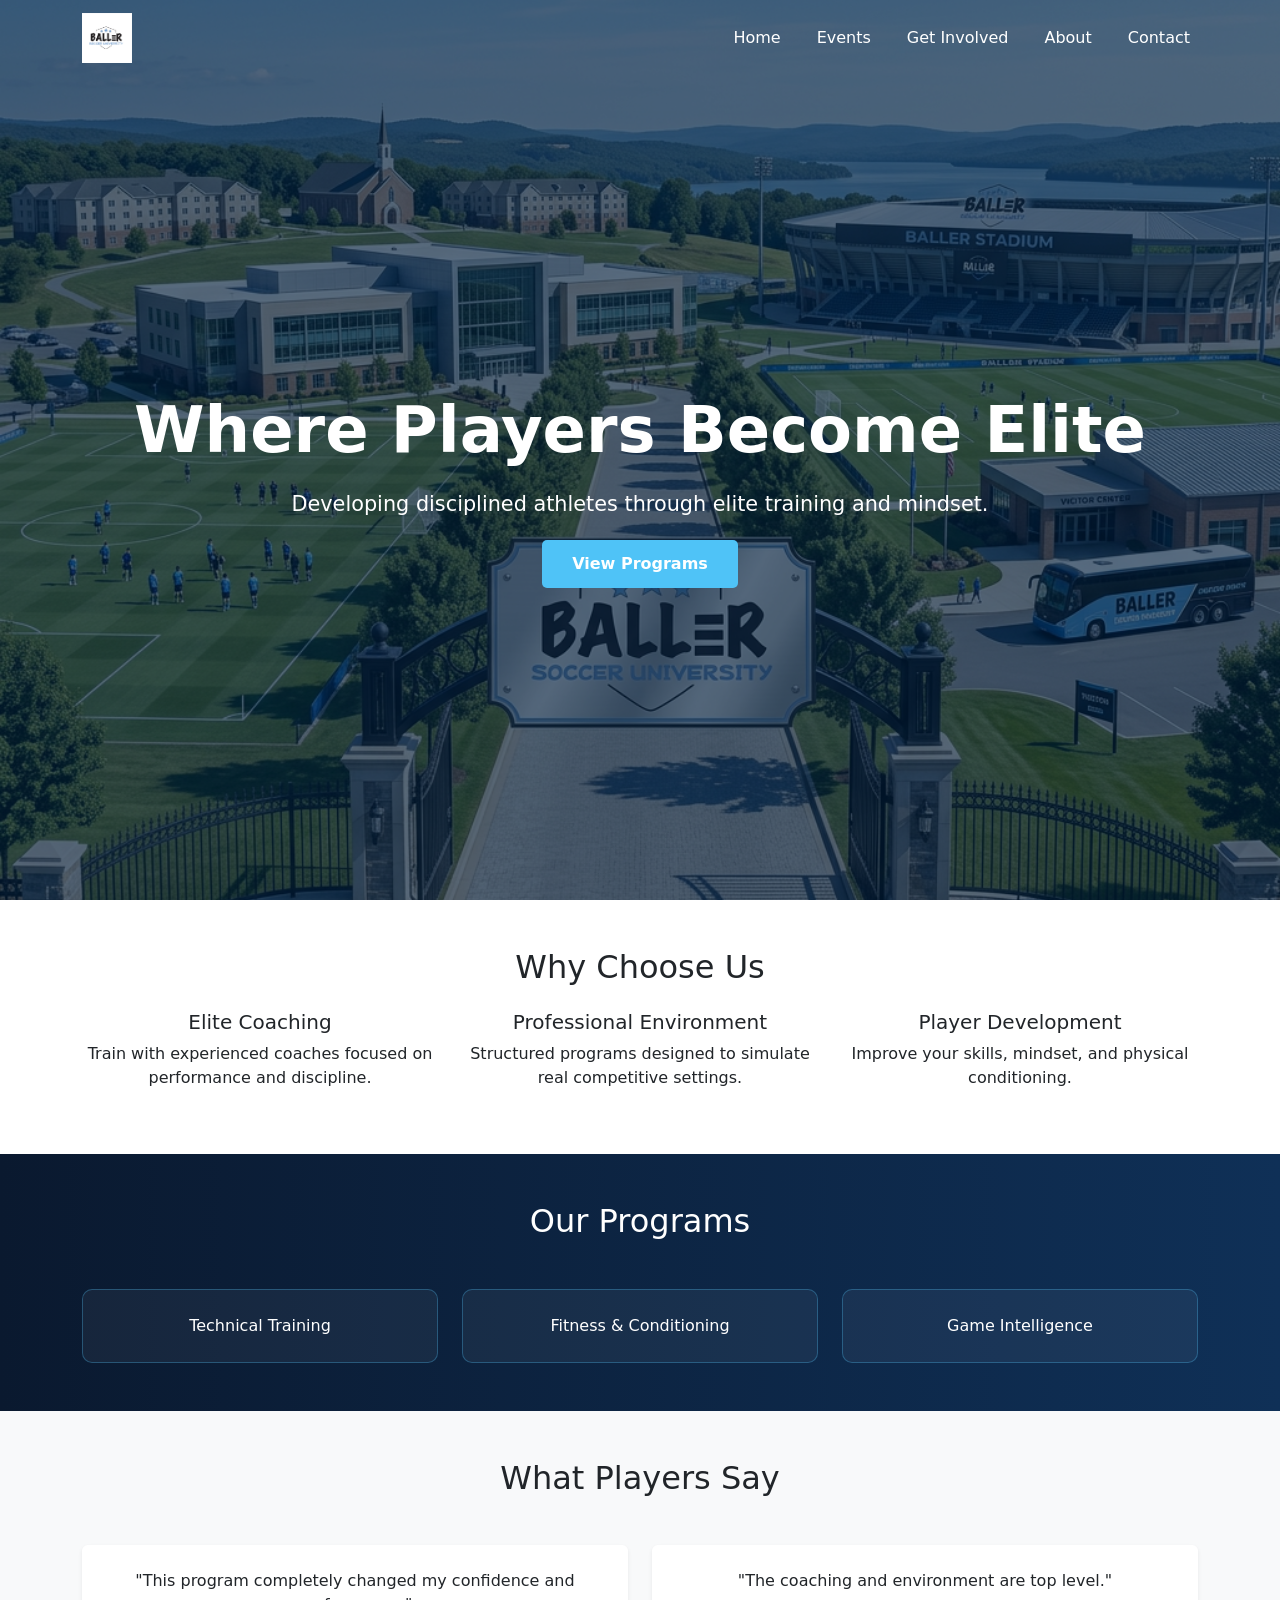
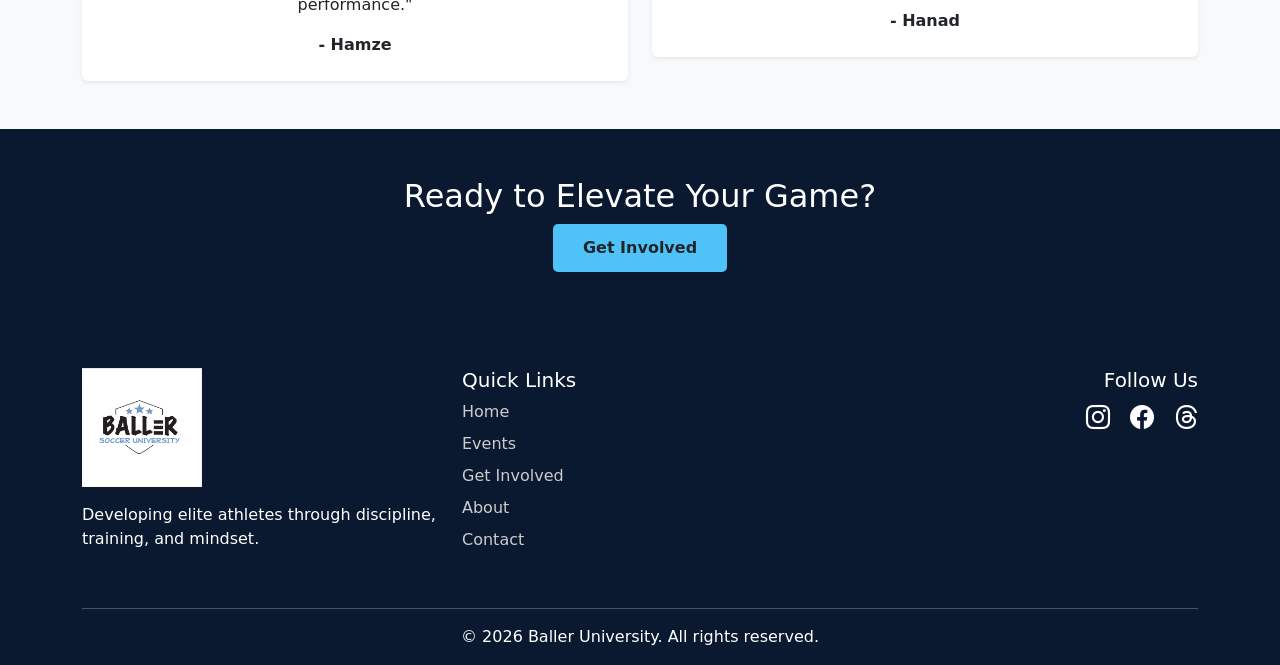
<file: index.html>
<!DOCTYPE html>
<html lang="en">
<head>
  <meta charset="UTF-8">
  <meta name="viewport" content="width=device-width, initial-scale=1.0">
  <title>Baller University</title>

  <!-- Bootstrap 5.3.3 -->
  <link href="https://cdn.jsdelivr.net/npm/bootstrap@5.3.3/dist/css/bootstrap.min.css" rel="stylesheet">
  <link rel="stylesheet" href="styles.css">
  <link href="https://cdn.jsdelivr.net/npm/bootstrap-icons@1.11.3/font/bootstrap-icons.css" rel="stylesheet">
  <link href="https://unpkg.com/aos@2.3.4/dist/aos.css" rel="stylesheet">
</head>
<body>

  <!-- Navbar -->
  <nav class="navbar navbar-expand-lg navbar-dark fixed-top">
  <div class="container">

 <!-- Logo -->
 <a class="navbar-brand" href="index.html">
 <img src="images/logo.png" alt="Baller University Logo" class="logo">
 </a>

<!-- Toggle -->
<button class="navbar-toggler" type="button"
  data-bs-toggle="collapse"
  data-bs-target="#navMenu"
  aria-controls="navMenu"
  aria-expanded="false"
  aria-label="Toggle navigation">
<span class="navbar-toggler-icon"></span>
</button>

 <!-- Links -->
<div class="collapse navbar-collapse" id="navMenu">
  <ul class="navbar-nav ms-auto">
  <li class="nav-item"><a class="nav-link" href="index.html">Home</a></li>
  <li class="nav-item"><a class="nav-link" href="events.html">Events</a></li>
  <li class="nav-item"><a class="nav-link" href="involved.html">Get Involved</a></li>
  <li class="nav-item"><a class="nav-link" href="about.html">About</a></li>
  <li class="nav-item"><a class="nav-link" href="contact.html">Contact</a></li>
  </ul>
  </div>

  </div>
</nav>

<!-- HERO -->
<section class="hero d-flex align-items-center text-center">
  <div class="container">
    
    <h1 class="hero-title" data-aos="fade-up">Where Players Become Elite</h1>
<p class="hero-subtitle" data-aos="fade-up" data-aos-delay="200">
  Developing disciplined athletes through elite training and mindset.
</p>
<a href="events.html" class="btn btn-primary hero-btn" data-aos="zoom-in" data-aos-delay="400">
  View Programs
</a>
  </div>
</section>

<!-- WHY CHOOSE US -->
<section class="py-5 text-center">
  <div class="container">
    <h2 class="mb-4">Why Choose Us</h2>

    <div class="row">
      <div class="col-md-4" data-aos="fade-up">
        <h5>Elite Coaching</h5>
        <p>Train with experienced coaches focused on performance and discipline.</p>
      </div>
      <div class="col-md-4" data-aos="fade-up" data-aos-delay="200">
        <h5>Professional Environment</h5>
        <p>Structured programs designed to simulate real competitive settings.</p>
      </div>
      <div class="col-md-4" data-aos="fade-up" data-aos-delay="400">
        <h5>Player Development</h5>
        <p>Improve your skills, mindset, and physical conditioning.</p>
      </div>
    </div>
  </div>
</section>

<!-- PROGRAMS -->
<section class="programs-section py-5 text-center text-white">
  <div class="container">
   <h2 class="mb-5">Our Programs</h2>
    <div class="row g-4">
      <div class="col-md-4" data-aos="zoom-in">
        <div class="program-card p-4">Technical Training</div>
      </div>
      <div class="col-md-4" data-aos="zoom-in" data-aos-delay="200">
        <div class="program-card p-4">Fitness & Conditioning</div>
      </div>
      <div class="col-md-4" data-aos="zoom-in" data-aos-delay="400">
        <div class="program-card p-4">Game Intelligence</div>
    </div>
    </div>
  </div>
</section>

<!-- TESTIMONIALS -->
<section class="py-5 bg-light text-center">
  <div class="container">
    <h2 class="mb-5">What Players Say</h2>

    <div class="row g-4">

      <div class="col-md-6" data-aos="fade-right">
        <div class="testimonial-card p-4 shadow-sm rounded bg-white">
          <p>"This program completely changed my confidence and performance."</p>
          <strong>- Hamze</strong>
        </div>
      </div>

      <div class="col-md-6" data-aos="fade-left">
        <div class="testimonial-card p-4 shadow-sm rounded bg-white">
          <p>"The coaching and environment are top level."</p>
          <strong>- Hanad </strong>
        </div>
      </div>

    </div>
  </div>
</section>

<!-- CTA -->
<section class="cta-section text-center text-white py-5" data-aos="fade-up">
  <div class="container">
    <h2>Ready to Elevate Your Game?</h2>
    <a href="involved.html" class="btn hero-btn">Get Involved</a>
  </div>
</section>

<!-- FOOTER -->
<footer class="footer text-white pt-5 pb-3">
  <div class="container">
    <div class="row">

      <!-- Brand -->
      <div class="col-md-4 mb-4">
        <img src="images/logo.png" alt="Baller University Logo" class="footer-logo mb-3">
  <p>Developing elite athletes through discipline, training, and mindset.</p>
</div>

      <!-- Navigation -->
      <div class="col-md-4 mb-4">
        <h5>Quick Links</h5>
        <ul class="list-unstyled">
          <li><a href="index.html" class="footer-link">Home</a></li>
          <li><a href="events.html" class="footer-link">Events</a></li>
          <li><a href="involved.html" class="footer-link">Get Involved</a></li>
          <li><a href="about.html" class="footer-link">About</a></li>
          <li><a href="contact.html" class="footer-link">Contact</a></li>
        </ul>
      </div>

      <!-- Social -->
      <div class="col-md-4 mb-4 text-md-end">
        <h5>Follow Us</h5>
        <a href="#" class="social-icon"><i class="bi bi-instagram"></i></a>
        <a href="#" class="social-icon"><i class="bi bi-facebook"></i></a>
        <a href="#" class="social-icon"><i class="bi bi-threads"></i></a>
      </div>

    </div>

    <hr class="border-light">

    <div class="text-center">
      <p class="mb-0">&copy; 2026 Baller University. All rights reserved.</p>
    </div>
  </div>
</footer>

<!-- Bootstrap JS -->
<script src="https://cdn.jsdelivr.net/npm/bootstrap@5.3.3/dist/js/bootstrap.bundle.min.js"></script>

<!-- Navbar scroll -->
<script>
  window.addEventListener("scroll", function () {
    const navbar = document.querySelector(".navbar");
    navbar.classList.toggle("scrolled", window.scrollY > 50);
  });
</script>
<script src="https://unpkg.com/aos@2.3.4/dist/aos.js"></script>
<script>
  AOS.init({
    duration: 1000,
    once: true
  });
</script>
</body>
</html>
</file>
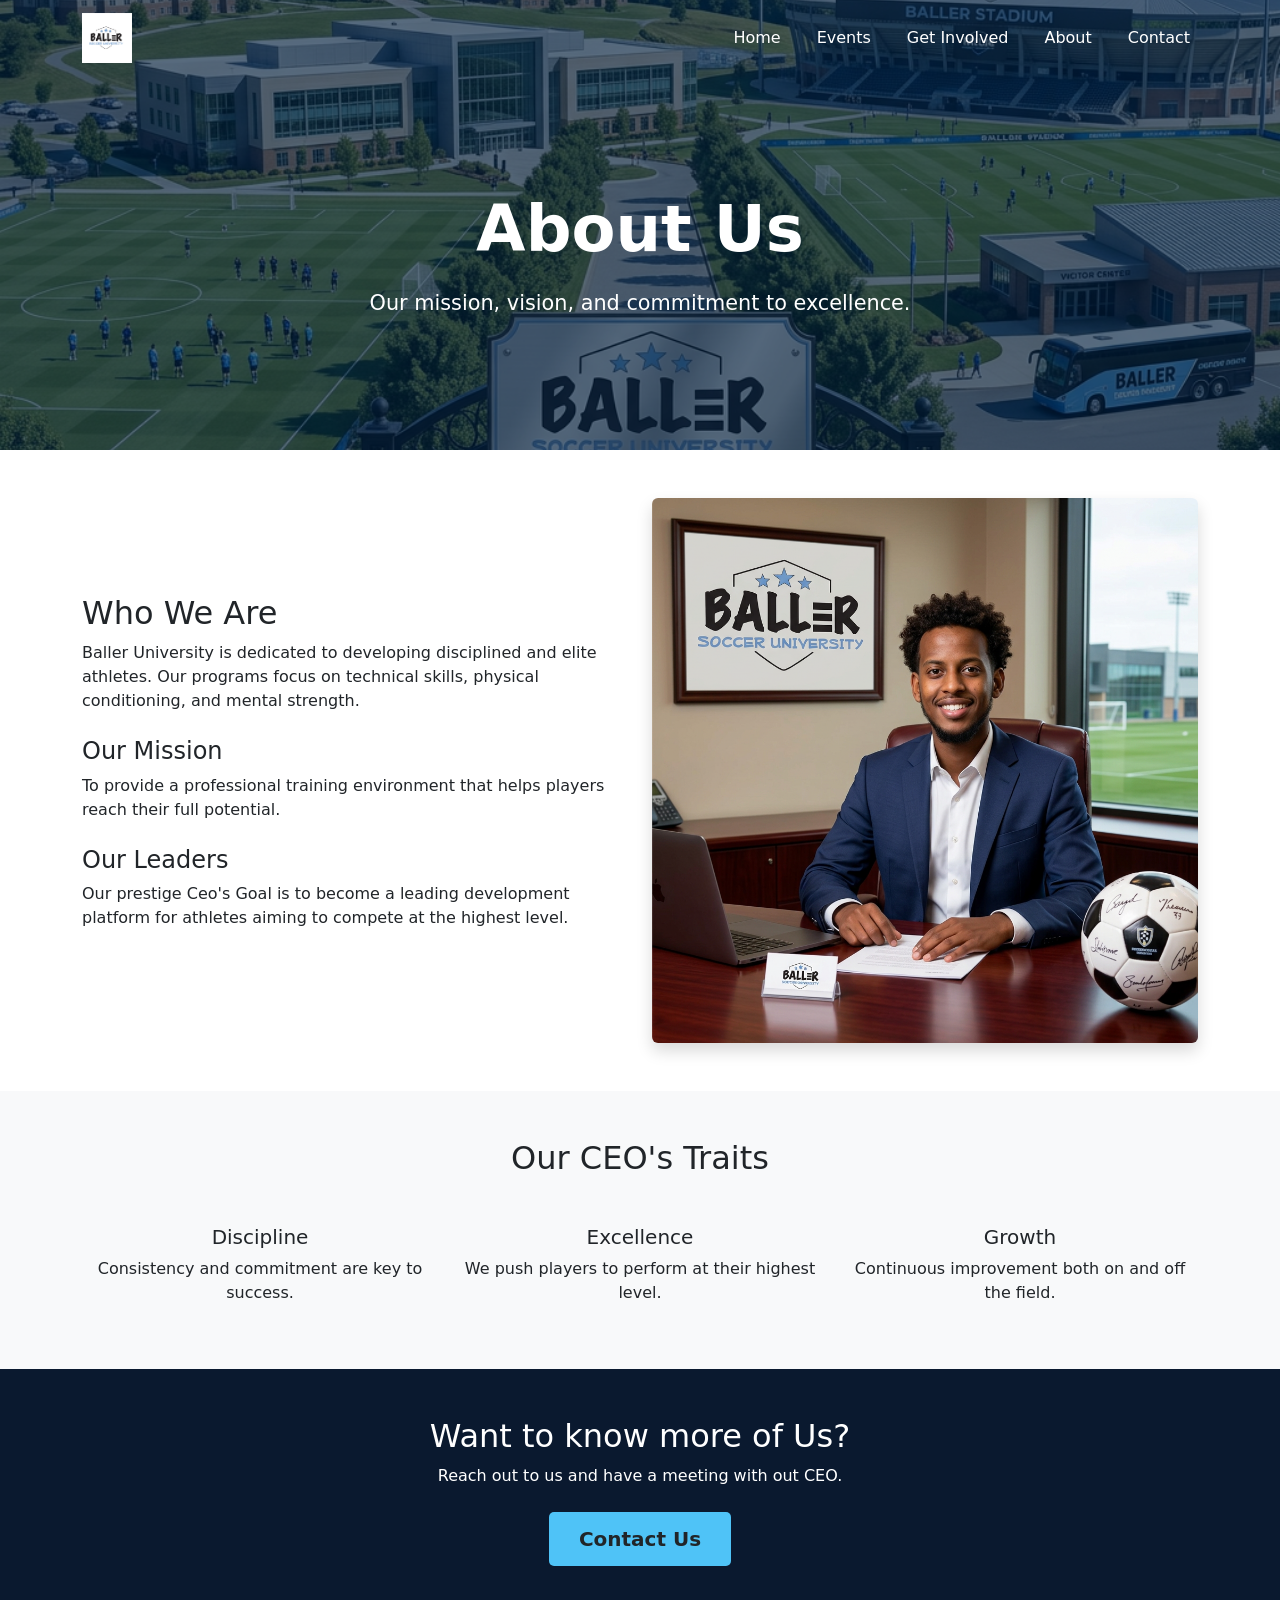
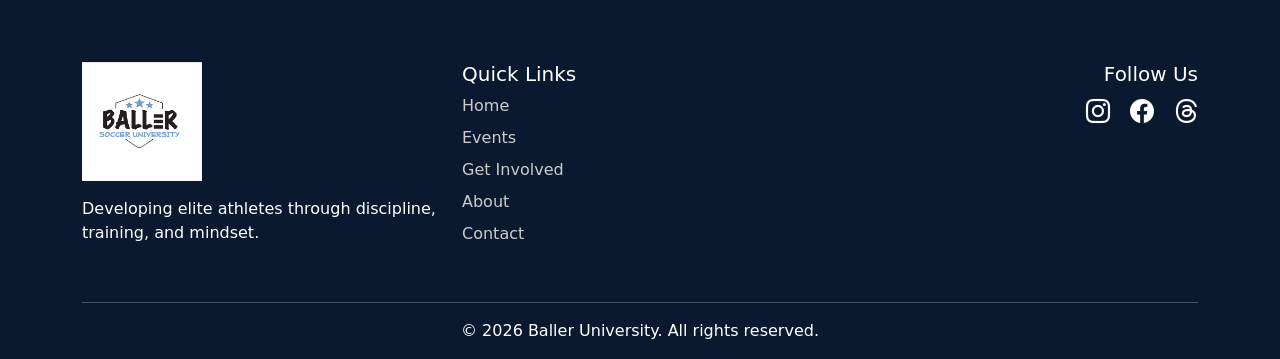
<file: about.html>
<!DOCTYPE html>
<html lang="en">
<head>
  <meta charset="UTF-8">
  <meta name="viewport" content="width=device-width, initial-scale=1.0">
  <title>About | Baller University</title>

  <!-- Bootstrap 5.3.3 -->
  <link href="https://cdn.jsdelivr.net/npm/bootstrap@5.3.3/dist/css/bootstrap.min.css" rel="stylesheet">
<link href="https://cdn.jsdelivr.net/npm/bootstrap-icons@1.11.3/font/bootstrap-icons.css" rel="stylesheet">
  <!-- Custom CSS -->
  <link rel="stylesheet" href="styles.css">
  <link href="https://unpkg.com/aos@2.3.4/dist/aos.css" rel="stylesheet">
</head>
<body>

<!-- NAVBAR -->
<nav class="navbar navbar-expand-lg navbar-dark fixed-top">
  <div class="container">

    <!-- Logo -->
    <a class="navbar-brand" href="index.html">
      <img src="images/logo.png" alt="Logo" class="logo">
    </a>

    <!-- Toggle -->
    <button class="navbar-toggler" type="button"
      data-bs-toggle="collapse"
      data-bs-target="#navMenu"
      aria-controls="navMenu"
      aria-expanded="false"
      aria-label="Toggle navigation">
      <span class="navbar-toggler-icon"></span>
    </button>

    <!-- Links -->
    <div class="collapse navbar-collapse" id="navMenu">
      <ul class="navbar-nav ms-auto">
        <li class="nav-item"><a class="nav-link" href="index.html">Home</a></li>
        <li class="nav-item"><a class="nav-link active" href="events.html">Events</a></li>
        <li class="nav-item"><a class="nav-link" href="involved.html">Get Involved</a></li>
        <li class="nav-item"><a class="nav-link" href="about.html">About</a></li>
        <li class="nav-item"><a class="nav-link" href="contact.html">Contact</a></li>
      </ul>
    </div>

  </div>
</nav>

<!-- hero -->
<section class="hero d-flex align-items-center text-center" style="height: 50vh;">
  <div class="container">
    <h1 class="hero-title" data-aos="fade-up">About Us</h1>
    <p class="hero-subtitle">Our mission, vision, and commitment to excellence.</p>
  </div>
</section>

<!-- About's content -->
<section class="py-5">
  <div class="container">

    <div class="row align-items-center">

      <!-- Text -->
      <div class="col-md-6" data-aos="fade-right">
        <h2>Who We Are</h2>
        <p>
          Baller University is dedicated to developing disciplined and elite athletes.
          Our programs focus on technical skills, physical conditioning, and mental strength.
        </p>

        <h4 class="mt-4">Our Mission</h4>
        <p>
          To provide a professional training environment that helps players reach their full potential.
        </p>

        <h4 class="mt-4">Our Leaders</h4>
        <p>
          Our prestige Ceo's Goal is to become a leading development platform for athletes aiming to compete at the highest level.
        </p>
      </div>

      <!-- Image -->
      <div class="col-md-6" data-aos="fade-left">
        <img src="images/ceo.png" class="img-fluid rounded shadow" alt="About Image">
      </div>

    </div>

  </div>
</section>

<!-- Values Section -->
<section class="py-5 bg-light text-center">
  <div class="container">
    <h2 class="mb-5">Our CEO's Traits</h2>

    <div class="row">
      <div class="col-md-4" data-aos="fade-up">
        <h5>Discipline</h5>
        <p>Consistency and commitment are key to success.</p>
      </div>

      
    <div class="col-md-4" data-aos="fade-up" data-aos-delay="200">
        <h5>Excellence</h5>
        <p>We push players to perform at their highest level.</p>
      </div>

     <div class="col-md-4" data-aos="fade-up" data-aos-delay="400">
        <h5>Growth</h5>
        <p>Continuous improvement both on and off the field.</p>
      </div>
    </div>
  </div>
</section>

<!-- CTA -->
<section class="cta-section text-center text-white py-5" data-aos="fade-up">
  <div class="container">
    <h2>Want to know more of Us?</h2>
    <p class="mb-4">Reach out to us and have a meeting with out CEO.</p>
    <a href="contact.html" class="btn btn-lg hero-btn">Contact Us</a>
  </div>
</section>

<!-- FOOTER -->
<footer class="footer text-white pt-5 pb-3">
  <div class="container">
    <div class="row">

      <!-- Brand -->
      <div class="col-md-4 mb-4">
        <img src="images/logo.png" alt="Baller University Logo" class="footer-logo mb-3">
  <p>Developing elite athletes through discipline, training, and mindset.</p>
</div>

      <!-- Navigation -->
      <div class="col-md-4 mb-4">
        <h5>Quick Links</h5>
        <ul class="list-unstyled">
          <li><a href="index.html" class="footer-link">Home</a></li>
          <li><a href="events.html" class="footer-link">Events</a></li>
          <li><a href="involved.html" class="footer-link">Get Involved</a></li>
          <li><a href="about.html" class="footer-link">About</a></li>
          <li><a href="contact.html" class="footer-link">Contact</a></li>
        </ul>
      </div>

      <!-- Social -->
      <div class="col-md-4 mb-4 text-md-end">
        <h5>Follow Us</h5>
        <a href="#" class="social-icon"><i class="bi bi-instagram"></i></a>
        <a href="#" class="social-icon"><i class="bi bi-facebook"></i></a>
        <a href="#" class="social-icon"><i class="bi bi-threads"></i></a>
      </div>

    </div>

    <hr class="border-light">

    <div class="text-center">
      <p class="mb-0">&copy; 2026 Baller University. All rights reserved.</p>
    </div>
  </div>
</footer>

<!-- Bootstrap JS -->
<script src="https://cdn.jsdelivr.net/npm/bootstrap@5.3.3/dist/js/bootstrap.bundle.min.js"></script>

<!-- Navbar scroll -->
<script>
  window.addEventListener("scroll", function () {
    const navbar = document.querySelector(".navbar");
    navbar.classList.toggle("scrolled", window.scrollY > 50);
  });
</script>
<script src="https://unpkg.com/aos@2.3.4/dist/aos.js"></script>
<script>
  AOS.init({
    duration: 1000,
    once: true
  });
</script>
</body>
</html>
</file>
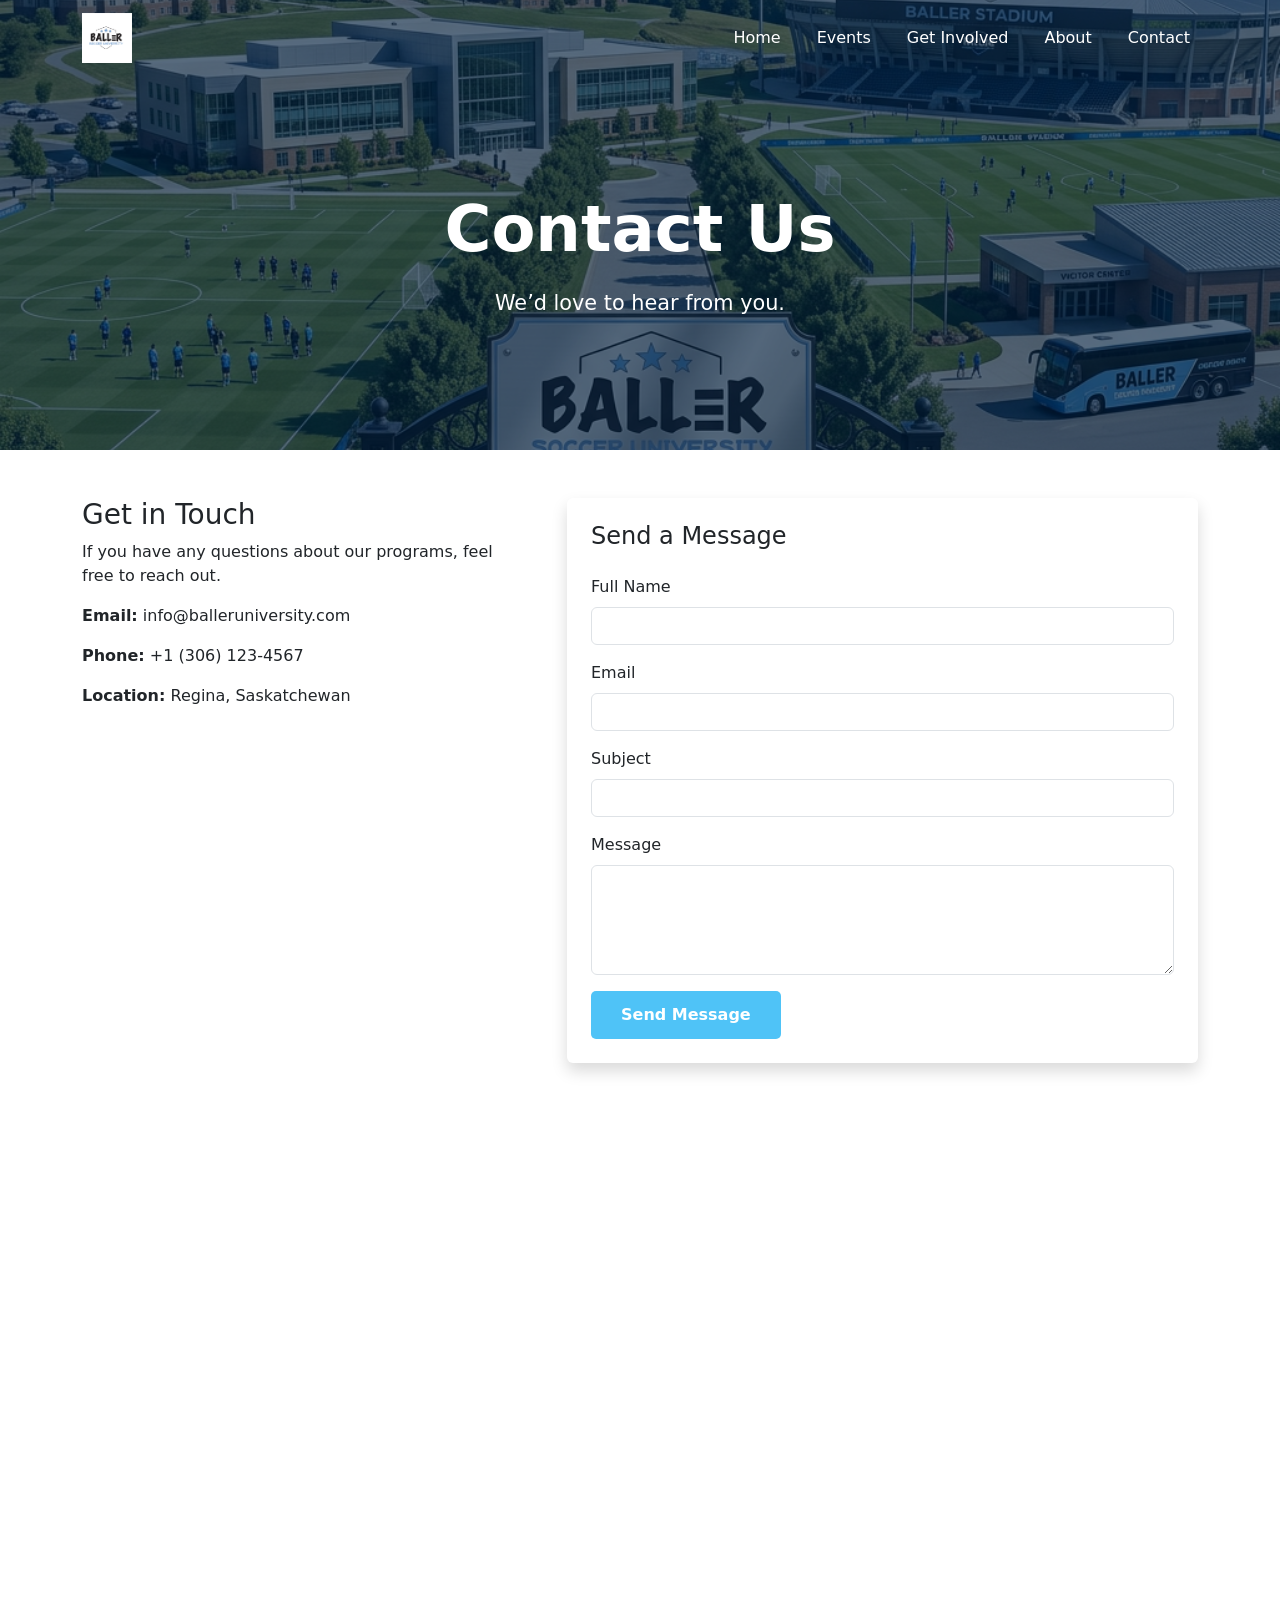
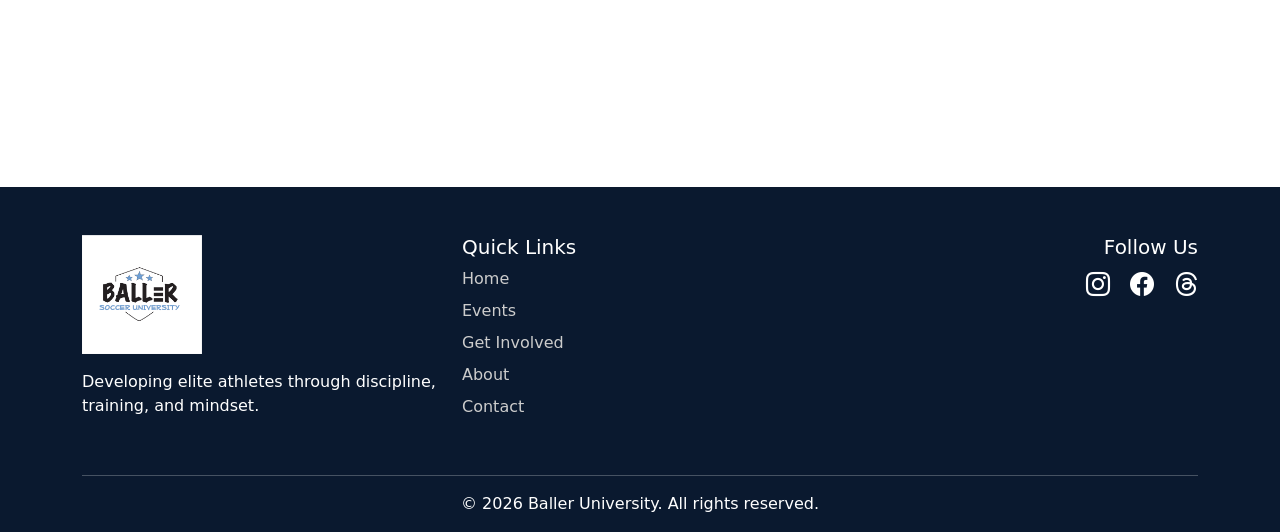
<file: contact.html>
<!DOCTYPE html>
<html lang="en">
<head>
  <meta charset="UTF-8">
  <meta name="viewport" content="width=device-width, initial-scale=1.0">
  <title>Contact | Baller University</title>

  <!-- Bootstrap 5.3.3 -->
  <link href="https://cdn.jsdelivr.net/npm/bootstrap@5.3.3/dist/css/bootstrap.min.css" rel="stylesheet">
  <link rel="stylesheet" href="styles.css">
  <link href="https://cdn.jsdelivr.net/npm/bootstrap-icons@1.11.3/font/bootstrap-icons.css" rel="stylesheet">
  <link href="https://unpkg.com/aos@2.3.4/dist/aos.css" rel="stylesheet">
</head>
<body>

  <!-- Navbar -->
  <nav class="navbar navbar-expand-lg navbar-dark fixed-top">
  <div class="container">

 <!-- Logo -->
 <a class="navbar-brand" href="index.html">
 <img src="images/logo.png" alt="Baller University Logo" class="logo">
 </a>

<!-- Toggle -->
<button class="navbar-toggler" type="button"
  data-bs-toggle="collapse"
  data-bs-target="#navMenu"
  aria-controls="navMenu"
  aria-expanded="false"
  aria-label="Toggle navigation">
<span class="navbar-toggler-icon"></span>
</button>

 <!-- Links -->
<div class="collapse navbar-collapse" id="navMenu">
  <ul class="navbar-nav ms-auto">
  <li class="nav-item"><a class="nav-link" href="index.html">Home</a></li>
  <li class="nav-item"><a class="nav-link" href="events.html">Events</a></li>
  <li class="nav-item"><a class="nav-link" href="involved.html">Get Involved</a></li>
  <li class="nav-item"><a class="nav-link" href="about.html">About</a></li>
  <li class="nav-item"><a class="nav-link" href="contact.html">Contact</a></li>
  </ul>
  </div>

  </div>
</nav>

<!-- Hero -->
<section class="hero d-flex align-items-center text-center" style="height: 50vh;">
  <div class="container">
    <h1 class="hero-title" data-aos="fade-up">Contact Us</h1>
    <p class="hero-subtitle">We’d love to hear from you.</p>
  </div>
</section>

<!-- Contact section -->
<section class="py-5">
  <div class="container">

    <div class="row g-5">

      <!-- Contact Info -->
      <div class="col-md-5" data-aos="fade-right">
        <h3>Get in Touch</h3>
        <p>If you have any questions about our programs, feel free to reach out.</p>

        <p><strong>Email:</strong> info@balleruniversity.com</p>
        <p><strong>Phone:</strong> +1 (306) 123-4567</p>
        <p><strong>Location:</strong> Regina, Saskatchewan</p>

        <div class="mt-4">
          <a href="#" class="social-icon"><i class="bi bi-instagram"></i></a>
          <a href="#" class="social-icon"><i class="bi bi-facebook"></i></a>
          <a href="#" class="social-icon"><i class="bi bi-threads"></i></a>
        </div>
      </div>

      <!-- Form -->
      <div class="col-md-7" data-aos="fade-left">
        <div class="p-4 shadow rounded bg-white">
          <h4 class="mb-4">Send a Message</h4>

          <form>

            <div class="mb-3">
              <label class="form-label">Full Name</label>
              <input type="text" class="form-control" required>
            </div>

            <div class="mb-3">
              <label class="form-label">Email</label>
              <input type="email" class="form-control" required>
            </div>

            <div class="mb-3">
              <label class="form-label">Subject</label>
              <input type="text" class="form-control">
            </div>

            <div class="mb-3">
              <label class="form-label">Message</label>
              <textarea class="form-control" rows="4" required></textarea>
            </div>

            <button type="submit" class="btn btn-primary hero-btn">Send Message</button>

          </form>
        </div>
      </div>

    </div>

  </div>
</section>

<!-- Map -->
<section class="pb-5">
  <div class="container">
   <div class="ratio ratio-16x9" data-aos="zoom-in">
      <iframe src="https://maps.google.com/maps?q=Regina%20Saskatchewan&t=&z=13&ie=UTF8&iwloc=&output=embed"
        style="border:0;" allowfullscreen></iframe>
    </div>
  </div>
</section>

<!-- FOOTER -->
<footer class="footer text-white pt-5 pb-3">
  <div class="container">
    <div class="row">

      <!-- Brand -->
      <div class="col-md-4 mb-4">
        <img src="images/logo.png" alt="Baller University Logo" class="footer-logo mb-3">
  <p>Developing elite athletes through discipline, training, and mindset.</p>
</div>

      <!-- Navigation -->
      <div class="col-md-4 mb-4">
        <h5>Quick Links</h5>
        <ul class="list-unstyled">
          <li><a href="index.html" class="footer-link">Home</a></li>
          <li><a href="events.html" class="footer-link">Events</a></li>
          <li><a href="involved.html" class="footer-link">Get Involved</a></li>
          <li><a href="about.html" class="footer-link">About</a></li>
          <li><a href="contact.html" class="footer-link">Contact</a></li>
        </ul>
      </div>

      <!-- Social -->
      <div class="col-md-4 mb-4 text-md-end">
        <h5>Follow Us</h5>
        <a href="#" class="social-icon"><i class="bi bi-instagram"></i></a>
        <a href="#" class="social-icon"><i class="bi bi-facebook"></i></a>
        <a href="#" class="social-icon"><i class="bi bi-threads"></i></a>
      </div>

    </div>

    <hr class="border-light">

    <div class="text-center">
      <p class="mb-0">&copy; 2026 Baller University. All rights reserved.</p>
    </div>
  </div>
</footer>

<!-- Bootstrap JS -->
<script src="https://cdn.jsdelivr.net/npm/bootstrap@5.3.3/dist/js/bootstrap.bundle.min.js"></script>

<!-- Navbar scroll effect -->
<script>
  window.addEventListener("scroll", function () {
    const navbar = document.querySelector(".navbar");
    navbar.classList.toggle("scrolled", window.scrollY > 50);
  });
</script>
<script src="https://unpkg.com/aos@2.3.4/dist/aos.js"></script>
<script>
  AOS.init({
    duration: 1000,
    once: true
  });
</script>
</body>
</html>
</file>
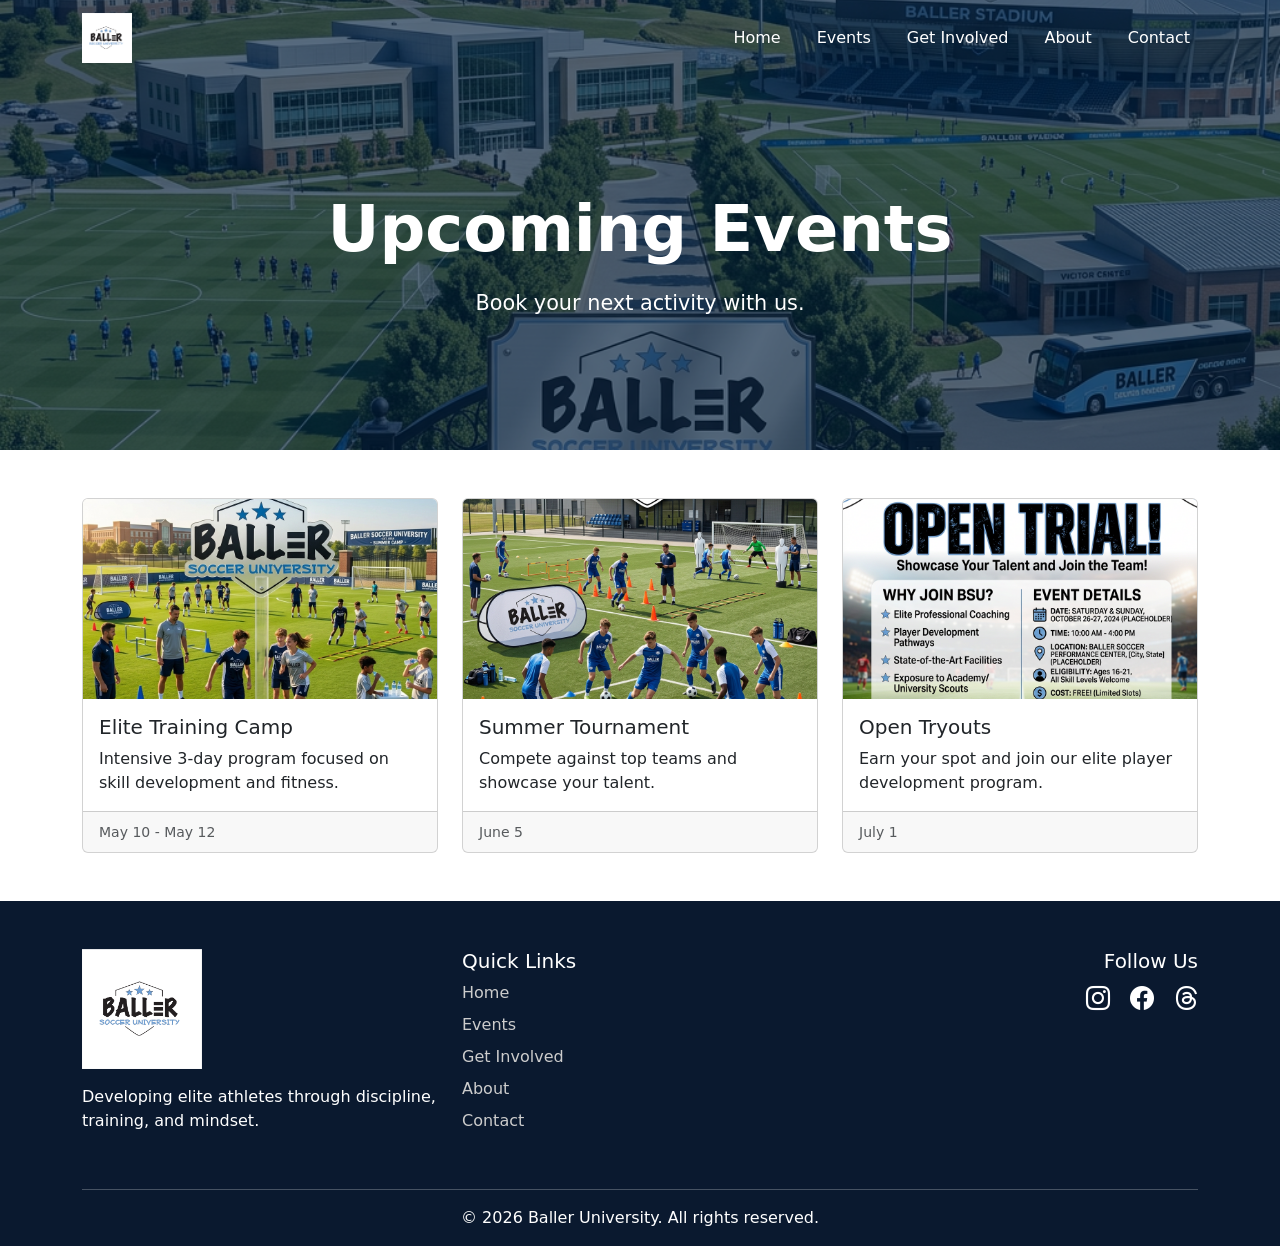
<file: events.html>
<!DOCTYPE html>
<html lang="en">
<head>
  <meta charset="UTF-8">
  <meta name="viewport" content="width=device-width, initial-scale=1.0">
  <title>Events | Baller University</title>

  <!-- Bootstrap -->
  <link href="https://cdn.jsdelivr.net/npm/bootstrap@5.3.3/dist/css/bootstrap.min.css" rel="stylesheet">

  <!-- Bootstrap Icons -->
  <link href="https://cdn.jsdelivr.net/npm/bootstrap-icons@1.11.3/font/bootstrap-icons.css" rel="stylesheet">

  <!-- CSS -->
  <link rel="stylesheet" href="styles.css">
  <link href="https://unpkg.com/aos@2.3.4/dist/aos.css" rel="stylesheet">
</head>
<body>

<!-- NAVBAR -->
<nav class="navbar navbar-expand-lg navbar-dark fixed-top">
  <div class="container">

    <a class="navbar-brand" href="index.html">
      <img src="images/logo.png" alt="Logo" class="logo">
    </a>

    <button class="navbar-toggler" type="button"
      data-bs-toggle="collapse"
      data-bs-target="#navMenu"
      aria-controls="navMenu"
      aria-expanded="false"
      aria-label="Toggle navigation">
      <span class="navbar-toggler-icon"></span>
    </button>

    <div class="collapse navbar-collapse" id="navMenu">
      <ul class="navbar-nav ms-auto">
        <li class="nav-item"><a class="nav-link" href="index.html">Home</a></li>
        <li class="nav-item"><a class="nav-link" href="events.html">Events</a></li>
        <li class="nav-item"><a class="nav-link active" href="involved.html">Get Involved</a></li>
        <li class="nav-item"><a class="nav-link" href="about.html">About</a></li>
        <li class="nav-item"><a class="nav-link" href="contact.html">Contact</a></li>
      </ul>
    </div>

  </div>
</nav>
<!-- Hero header matching the homepage) -->
<section class="hero d-flex align-items-center text-center" style="height: 50vh;">
  <div class="container">
    <h1 class="hero-title" data-aos="fade-up">Upcoming Events</h1>
    <p class="hero-subtitle" data-aos="fade-up" data-aos-delay="200">
  Book your next activity with us.
</p>
  </div>
</section>

<!-- Events section -->
<section class="py-5">
  <div class="container">
    <div class="row g-4">

      <!-- Event 1 -->
       <div class="col-md-4" data-aos="fade-up">
        <div class="card h-100">
          <img src="images/event1.png" class="card-img-top" alt="Training Camp">
          <div class="card-body">
            <h5 class="card-title">Elite Training Camp</h5>
            <p class="card-text">
              Intensive 3-day program focused on skill development and fitness.
            </p>
          </div>
          <div class="card-footer">
            <small class="text-muted">May 10 - May 12</small>
          </div>
        </div>
      </div>

      <!-- Event 2 -->
     <div class="col-md-4" data-aos="fade-up">
        <div class="card h-100">
          <img src="images/event2.png" class="card-img-top" alt="Tournament">
          <div class="card-body">
            <h5 class="card-title">Summer Tournament</h5>
            <p class="card-text">
              Compete against top teams and showcase your talent.
            </p>
          </div>
          <div class="card-footer">
            <small class="text-muted">June 5</small>
          </div>
        </div>
      </div>

      <!-- Event 3 -->
      <div class="col-md-4" data-aos="fade-up" data-aos-delay="200">
        <div class="card h-100">
          <img src="images/event3.png" class="card-img-top" alt="Tryouts">
          <div class="card-body">
            <h5 class="card-title">Open Tryouts</h5>
            <p class="card-text">
              Earn your spot and join our elite player development program.
            </p>
          </div>
          <div class="card-footer">
            <small class="text-muted">July 1</small>
          </div>
        </div>
      </div>

    </div>
  </div>
</section>

<!-- FOOTER -->
<footer class="footer text-white pt-5 pb-3">
  <div class="container">
    <div class="row">

      <!-- Brand -->
      <div class="col-md-4 mb-4">
        <img src="images/logo.png" alt="Baller University Logo" class="footer-logo mb-3">
  <p>Developing elite athletes through discipline, training, and mindset.</p>
</div>

      <!-- Navigation -->
      <div class="col-md-4 mb-4">
        <h5>Quick Links</h5>
        <ul class="list-unstyled">
          <li><a href="index.html" class="footer-link">Home</a></li>
          <li><a href="events.html" class="footer-link">Events</a></li>
          <li><a href="involved.html" class="footer-link">Get Involved</a></li>
          <li><a href="about.html" class="footer-link">About</a></li>
          <li><a href="contact.html" class="footer-link">Contact</a></li>
        </ul>
      </div>

      <!-- Social -->
      <div class="col-md-4 mb-4 text-md-end">
        <h5>Follow Us</h5>
        <a href="#" class="social-icon"><i class="bi bi-instagram"></i></a>
        <a href="#" class="social-icon"><i class="bi bi-facebook"></i></a>
        <a href="#" class="social-icon"><i class="bi bi-threads"></i></a>
      </div>

    </div>

    <hr class="border-light">

    <div class="text-center">
      <p class="mb-0">&copy; 2026 Baller University. All rights reserved.</p>
    </div>
  </div>
</footer>

<!-- Bootstrap JS -->
<script src="https://cdn.jsdelivr.net/npm/bootstrap@5.3.3/dist/js/bootstrap.bundle.min.js"></script>

<!-- Navbar scroll -->
<script>
  window.addEventListener("scroll", function () {
    const navbar = document.querySelector(".navbar");
    navbar.classList.toggle("scrolled", window.scrollY > 50);
  });
</script>
<script src="https://unpkg.com/aos@2.3.4/dist/aos.js"></script>
<script>
  AOS.init({
    duration: 1000,
    once: true
  });
</script>
</body>
</html>
</file>
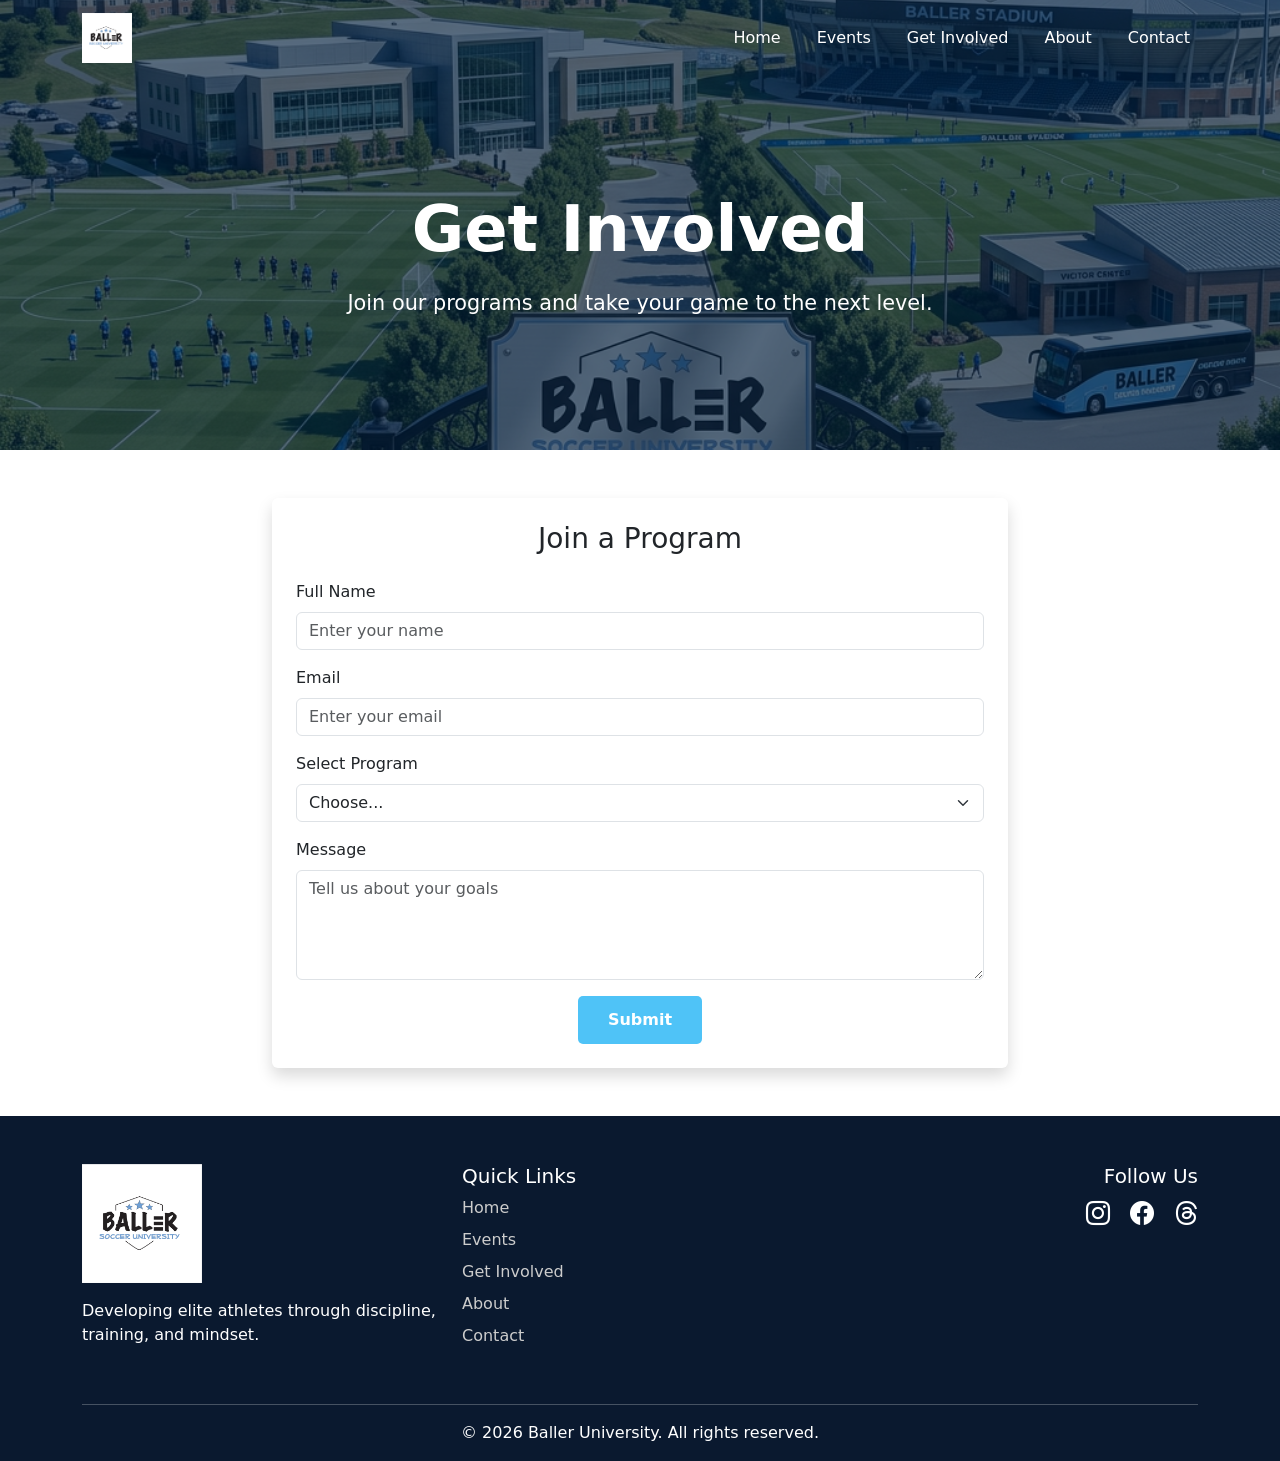
<file: involved.html>
<!DOCTYPE html>
<html lang="en">
<head>
  <meta charset="UTF-8">
  <meta name="viewport" content="width=device-width, initial-scale=1.0">
  <title>Get Involved | Baller University</title>

  <!-- Bootstrap 5.3.3 -->
  <link href="https://cdn.jsdelivr.net/npm/bootstrap@5.3.3/dist/css/bootstrap.min.css" rel="stylesheet">
  <link rel="stylesheet" href="styles.css">
  <link href="https://cdn.jsdelivr.net/npm/bootstrap-icons@1.11.3/font/bootstrap-icons.css" rel="stylesheet">
   <link href="https://unpkg.com/aos@2.3.4/dist/aos.css" rel="stylesheet">
</head>
<body>

  <!-- Navbar -->
  <nav class="navbar navbar-expand-lg navbar-dark fixed-top">
  <div class="container">

 <!-- Logo -->
 <a class="navbar-brand" href="index.html">
 <img src="images/logo.png" alt="Baller University Logo" class="logo">
 </a>

<!-- Toggle -->
<button class="navbar-toggler" type="button"
  data-bs-toggle="collapse"
  data-bs-target="#navMenu"
  aria-controls="navMenu"
  aria-expanded="false"
  aria-label="Toggle navigation">
<span class="navbar-toggler-icon"></span>
</button>

 <!-- Links -->
<div class="collapse navbar-collapse" id="navMenu">
  <ul class="navbar-nav ms-auto">
  <li class="nav-item"><a class="nav-link" href="index.html">Home</a></li>
  <li class="nav-item"><a class="nav-link" href="events.html">Events</a></li>
  <li class="nav-item"><a class="nav-link" href="involved.html">Get Involved</a></li>
  <li class="nav-item"><a class="nav-link" href="about.html">About</a></li>
  <li class="nav-item"><a class="nav-link" href="contact.html">Contact</a></li>
  </ul>
  </div>

  </div>
</nav>

<!-- HERO -->
<section class="hero d-flex align-items-center text-center" style="height: 50vh;">
  <div class="container">
   <h1 class="hero-title" data-aos="fade-up">Get Involved</h1>
    <p class="hero-subtitle" data-aos="fade-up" data-aos-delay="200">
  Join our programs and take your game to the next level.
</p>
  </div>
</section>

<!-- FORM SECTION -->
<section class="py-5">
  <div class="container">
    <div class="row justify-content-center">
      <div class="col-md-8">

        <div class="p-4 shadow rounded bg-white" data-aos="zoom-in">
          <h3 class="mb-4 text-center">Join a Program</h3>

          <form>

            <!-- Name -->
            <div class="mb-3">
              <label class="form-label">Full Name</label>
              <input type="text" class="form-control" placeholder="Enter your name" required>
            </div>

            <!-- Email -->
            <div class="mb-3">
              <label class="form-label">Email</label>
              <input type="email" class="form-control" placeholder="Enter your email" required>
            </div>

            <!-- Program -->
            <div class="mb-3">
              <label class="form-label">Select Program</label>
              <select class="form-select" required>
                <option value="">Choose...</option>
                <option>Technical Training</option>
                <option>Fitness & Conditioning</option>
                <option>Game Intelligence</option>
              </select>
            </div>

            <!-- Message -->
            <div class="mb-3">
              <label class="form-label">Message</label>
              <textarea class="form-control" rows="4" placeholder="Tell us about your goals"></textarea>
            </div>

            <!-- Submit -->
            <div class="text-center">
              <button type="submit" class="btn btn-primary hero-btn">Submit</button>
            </div>

          </form>

        </div>

      </div>
    </div>
  </div>
</section>

<!-- FOOTER -->
<footer class="footer text-white pt-5 pb-3">
  <div class="container">
    <div class="row">

      <!-- Brand -->
      <div class="col-md-4 mb-4">
        <img src="images/logo.png" alt="Baller University Logo" class="footer-logo mb-3">
  <p>Developing elite athletes through discipline, training, and mindset.</p>
</div>

      <!-- Navigation -->
      <div class="col-md-4 mb-4">
        <h5>Quick Links</h5>
        <ul class="list-unstyled">
          <li><a href="index.html" class="footer-link">Home</a></li>
          <li><a href="events.html" class="footer-link">Events</a></li>
          <li><a href="involved.html" class="footer-link">Get Involved</a></li>
          <li><a href="about.html" class="footer-link">About</a></li>
          <li><a href="contact.html" class="footer-link">Contact</a></li>
        </ul>
      </div>

      <!-- Social -->
      <div class="col-md-4 mb-4 text-md-end">
        <h5>Follow Us</h5>
        <a href="#" class="social-icon"><i class="bi bi-instagram"></i></a>
        <a href="#" class="social-icon"><i class="bi bi-facebook"></i></a>
        <a href="#" class="social-icon"><i class="bi bi-threads"></i></a>
      </div>

    </div>

    <hr class="border-light">

    <div class="text-center">
      <p class="mb-0">&copy; 2026 Baller University. All rights reserved.</p>
    </div>
  </div>
</footer>

<!-- Bootstrap JS -->
<script src="https://cdn.jsdelivr.net/npm/bootstrap@5.3.3/dist/js/bootstrap.bundle.min.js"></script>

<!-- Navbar scroll -->
<script>
  window.addEventListener("scroll", function () {
    const navbar = document.querySelector(".navbar");
    navbar.classList.toggle("scrolled", window.scrollY > 50);
  });
</script>
<script src="https://unpkg.com/aos@2.3.4/dist/aos.js"></script>
<script>
  AOS.init({
    duration: 1000,
    once: true
  });
</script>
</body>
</html>
</file>
<file: styles.css>
/* global style */
body {
  font-family: system-ui, -apple-system, "Segoe UI", Roboto, Arial, sans-serif;
  margin: 0;
  padding: 0;
}

/* Navbar */
.navbar {
  background: transparent;
  transition: 0.3s ease;
}

.navbar.scrolled {
  background: rgba(0, 0, 0, 0.85);
}

.nav-link {
  color: white !important;
  margin-left: 20px;
  font-weight: 500;
}

.nav-link:hover {
  color: #4fc3f7 !important;
}

/* Logo */
.logo {
  width: 50px;
}
/*  hero */
.hero {
  height: 100vh;
  background: url('images/heroo.png') center/cover no-repeat;
  position: relative;
  color: white;
}

/* Overlay */
.hero::before {
  content: "";
  position: absolute;
  inset: 0;
  background: rgba(0, 30, 60, 0.65);
}

/* Content */
.hero .container {
  position: relative;
  z-index: 2;
  padding-top: 80px;
}

/* hero text */
.hero-title {
  font-size: 4rem;
  font-weight: 700;
}

.hero-subtitle {
  font-size: 1.3rem;
  margin: 20px 0;
}

/* button */
.hero-btn {
  background-color: #4fc3f7;
  border: none;
  padding: 12px 30px;
  font-weight: 600;
  border-radius: 5px;
}

.hero-btn:hover {
  background-color: #0288d1;
}

/* responsiveness */
@media (max-width: 768px) {
  .hero-title {
    font-size: 2.5rem;
  }

  .hero-subtitle {
    font-size: 1rem;
  }

  .logo {
    width: 40px;
  }
}
.card img {
  height: 200px;
  object-fit: cover;
}
.programs-section {
  background: linear-gradient(to right, #0a192f, #0f3057);
}

.program-card {
  background: rgba(255, 255, 255, 0.05);
  border: 1px solid rgba(79, 195, 247, 0.3);
  border-radius: 10px;
  transition: 0.3s;
}

.program-card:hover {
  transform: translateY(-10px);
  border-color: var(--primary);
}
.cta-section {
  background: linear-gradient(to right, #0a192f, #0a192f);
}
.footer {
  background-color: #0a192f;
}

.footer-link {
  color: #ccc;
  text-decoration: none;
  display: block;
  margin-bottom: 8px;
}

.footer-link:hover {
  color: #4fc3f7;
}

.social-icon {
  color: white;
  font-size: 1.5rem;
  margin-left: 15px;
  transition: 0.3s;
}

.social-icon:hover {
  color: #4fc3f7;
}
.footer-logo {
  width: 120px;
}
.testimonial-card {
  transition: 0.3s;
}

.testimonial-card:hover {
  transform: translateY(-8px);
}
</file>
